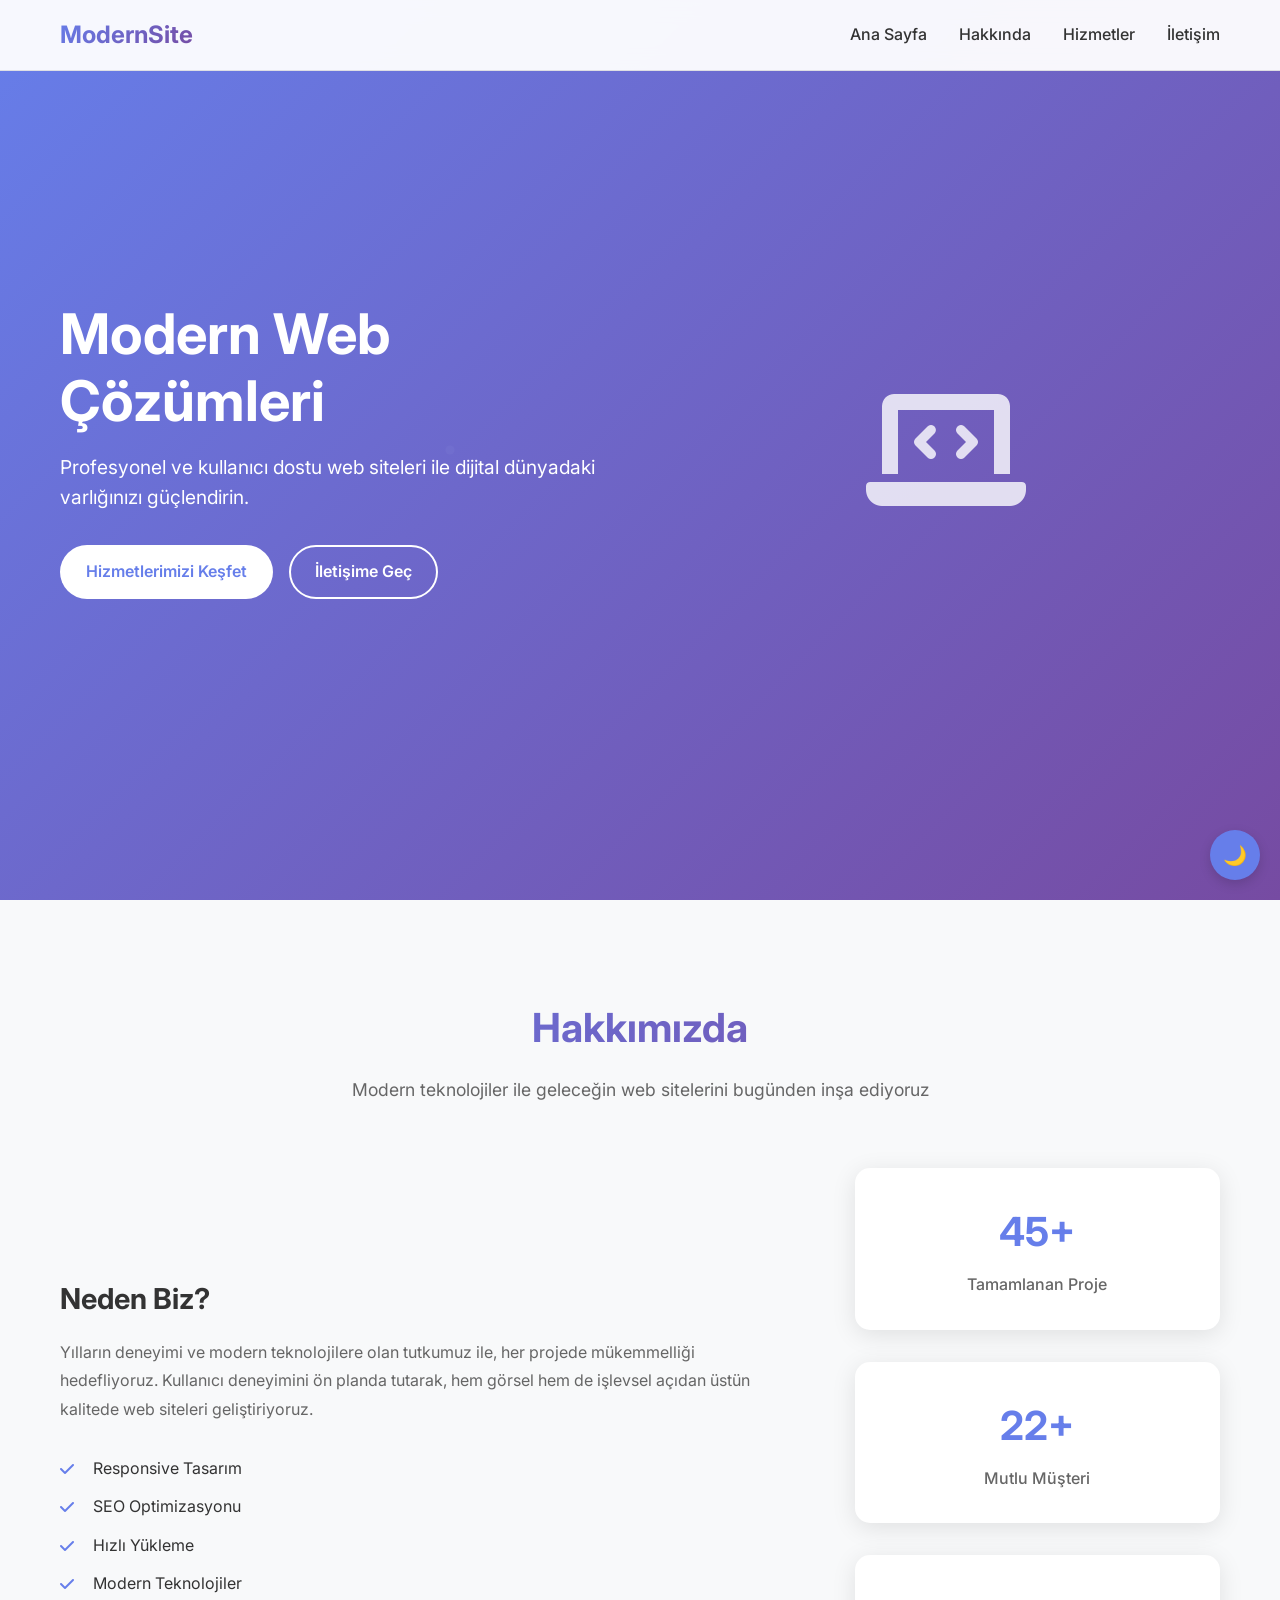
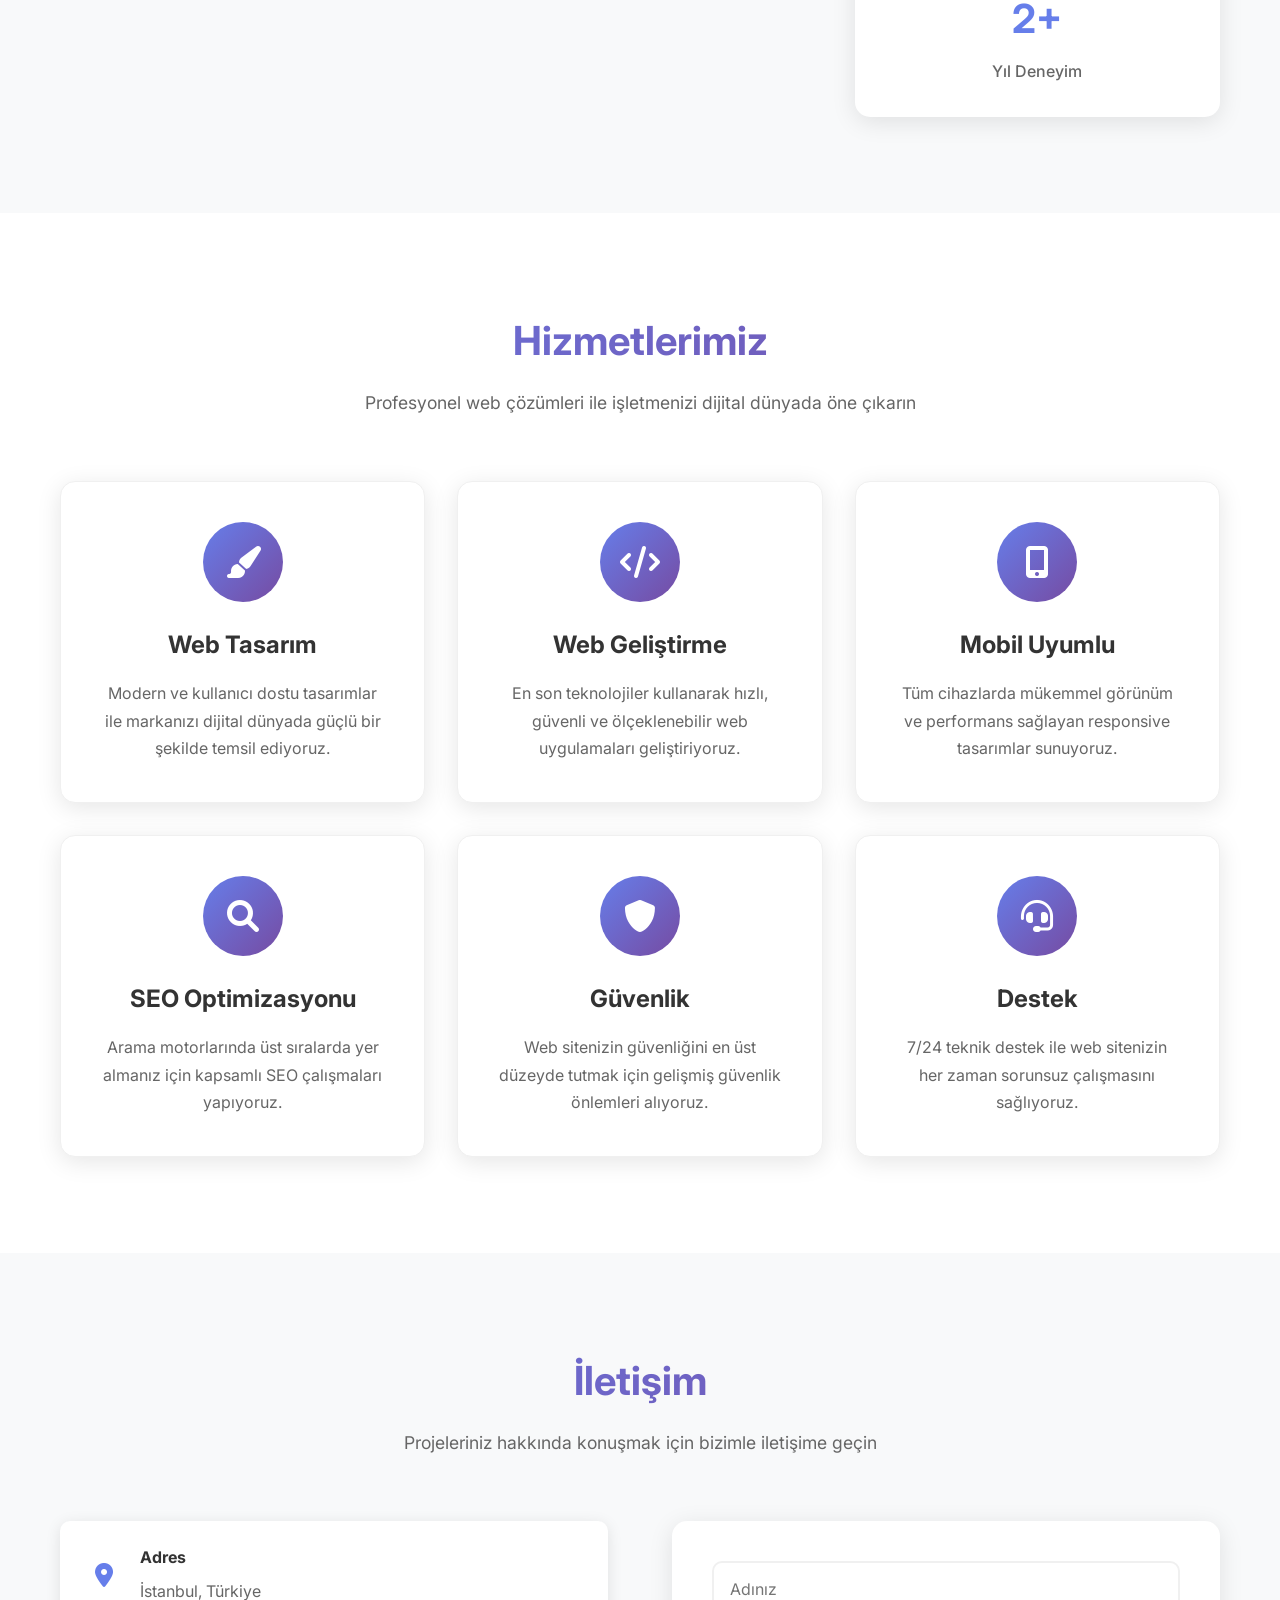
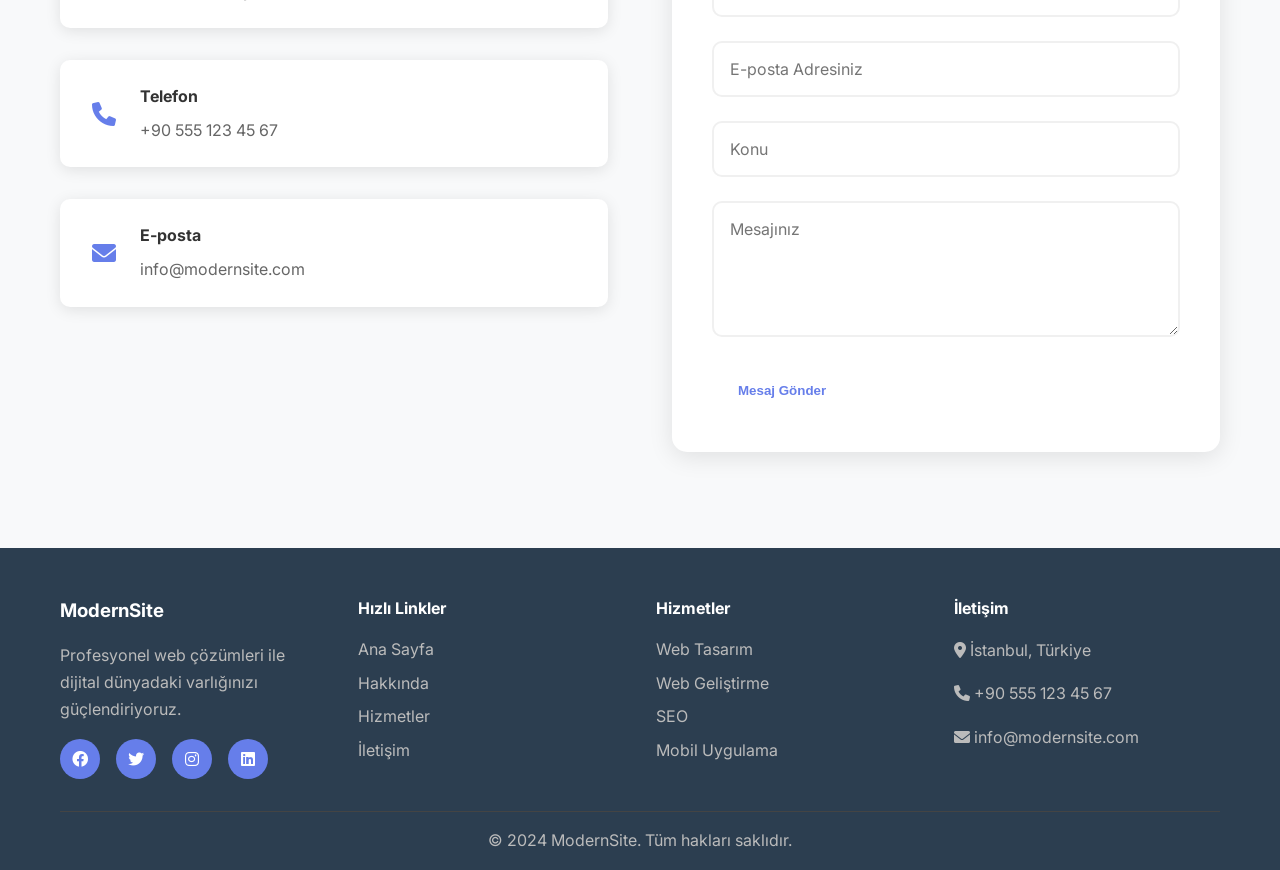
<file: index.html>
<!DOCTYPE html>
<html lang="tr">
<head>
    <meta charset="UTF-8">
    <meta name="viewport" content="width=device-width, initial-scale=1.0">
    <title>Modern Web Sitesi</title>
    <link rel="stylesheet" href="style.css">
    <link href="https://fonts.googleapis.com/css2?family=Inter:wght@300;400;500;600;700&display=swap" rel="stylesheet">
    <link rel="stylesheet" href="https://cdnjs.cloudflare.com/ajax/libs/font-awesome/6.0.0/css/all.min.css">
</head>
<body>
    <!-- Navigation -->
    <nav class="navbar">
        <div class="nav-container">
            <div class="nav-logo">
                <h2>ModernSite</h2>
            </div>
            <ul class="nav-menu">
                <li class="nav-item">
                    <a href="#home" class="nav-link">Ana Sayfa</a>
                </li>
                <li class="nav-item">
                    <a href="#about" class="nav-link">Hakkında</a>
                </li>
                <li class="nav-item">
                    <a href="#services" class="nav-link">Hizmetler</a>
                </li>
                <li class="nav-item">
                    <a href="#contact" class="nav-link">İletişim</a>
                </li>
            </ul>
            <div class="nav-toggle" id="mobile-menu">
                <span class="bar"></span>
                <span class="bar"></span>
                <span class="bar"></span>
            </div>
        </div>
    </nav>

    <!-- Hero Section -->
    <section id="home" class="hero">
        <div class="hero-container">
            <div class="hero-content">
                <h1 class="hero-title">Modern Web Çözümleri</h1>
                <p class="hero-description">
                    Profesyonel ve kullanıcı dostu web siteleri ile dijital dünyadaki varlığınızı güçlendirin.
                </p>
                <div class="hero-buttons">
                    <a href="#services" class="btn btn-primary">Hizmetlerimizi Keşfet</a>
                    <a href="#contact" class="btn btn-secondary">İletişime Geç</a>
                </div>
            </div>
            <div class="hero-image">
                <div class="hero-graphic">
                    <i class="fas fa-laptop-code"></i>
                </div>
            </div>
        </div>
    </section>

    <!-- About Section -->
    <section id="about" class="about">
        <div class="container">
            <div class="section-header">
                <h2>Hakkımızda</h2>
                <p>Modern teknolojiler ile geleceğin web sitelerini bugünden inşa ediyoruz</p>
            </div>
            <div class="about-content">
                <div class="about-text">
                    <h3>Neden Biz?</h3>
                    <p>
                        Yılların deneyimi ve modern teknolojilere olan tutkumuz ile, her projede mükemmelliği hedefliyoruz. 
                        Kullanıcı deneyimini ön planda tutarak, hem görsel hem de işlevsel açıdan üstün kalitede web siteleri geliştiriyoruz.
                    </p>
                    <ul class="features-list">
                        <li><i class="fas fa-check"></i> Responsive Tasarım</li>
                        <li><i class="fas fa-check"></i> SEO Optimizasyonu</li>
                        <li><i class="fas fa-check"></i> Hızlı Yükleme</li>
                        <li><i class="fas fa-check"></i> Modern Teknolojiler</li>
                    </ul>
                </div>
                <div class="about-stats">
                    <div class="stat-item">
                        <h3>100+</h3>
                        <p>Tamamlanan Proje</p>
                    </div>
                    <div class="stat-item">
                        <h3>50+</h3>
                        <p>Mutlu Müşteri</p>
                    </div>
                    <div class="stat-item">
                        <h3>5</h3>
                        <p>Yıl Deneyim</p>
                    </div>
                </div>
            </div>
        </div>
    </section>

    <!-- Services Section -->
    <section id="services" class="services">
        <div class="container">
            <div class="section-header">
                <h2>Hizmetlerimiz</h2>
                <p>Profesyonel web çözümleri ile işletmenizi dijital dünyada öne çıkarın</p>
            </div>
            <div class="services-grid">
                <div class="service-card">
                    <div class="service-icon">
                        <i class="fas fa-paint-brush"></i>
                    </div>
                    <h3>Web Tasarım</h3>
                    <p>Modern ve kullanıcı dostu tasarımlar ile markanızı dijital dünyada güçlü bir şekilde temsil ediyoruz.</p>
                </div>
                <div class="service-card">
                    <div class="service-icon">
                        <i class="fas fa-code"></i>
                    </div>
                    <h3>Web Geliştirme</h3>
                    <p>En son teknolojiler kullanarak hızlı, güvenli ve ölçeklenebilir web uygulamaları geliştiriyoruz.</p>
                </div>
                <div class="service-card">
                    <div class="service-icon">
                        <i class="fas fa-mobile-alt"></i>
                    </div>
                    <h3>Mobil Uyumlu</h3>
                    <p>Tüm cihazlarda mükemmel görünüm ve performans sağlayan responsive tasarımlar sunuyoruz.</p>
                </div>
                <div class="service-card">
                    <div class="service-icon">
                        <i class="fas fa-search"></i>
                    </div>
                    <h3>SEO Optimizasyonu</h3>
                    <p>Arama motorlarında üst sıralarda yer almanız için kapsamlı SEO çalışmaları yapıyoruz.</p>
                </div>
                <div class="service-card">
                    <div class="service-icon">
                        <i class="fas fa-shield-alt"></i>
                    </div>
                    <h3>Güvenlik</h3>
                    <p>Web sitenizin güvenliğini en üst düzeyde tutmak için gelişmiş güvenlik önlemleri alıyoruz.</p>
                </div>
                <div class="service-card">
                    <div class="service-icon">
                        <i class="fas fa-headset"></i>
                    </div>
                    <h3>Destek</h3>
                    <p>7/24 teknik destek ile web sitenizin her zaman sorunsuz çalışmasını sağlıyoruz.</p>
                </div>
            </div>
        </div>
    </section>

    <!-- Contact Section -->
    <section id="contact" class="contact">
        <div class="container">
            <div class="section-header">
                <h2>İletişim</h2>
                <p>Projeleriniz hakkında konuşmak için bizimle iletişime geçin</p>
            </div>
            <div class="contact-content">
                <div class="contact-info">
                    <div class="contact-item">
                        <i class="fas fa-map-marker-alt"></i>
                        <div>
                            <h4>Adres</h4>
                            <p>İstanbul, Türkiye</p>
                        </div>
                    </div>
                    <div class="contact-item">
                        <i class="fas fa-phone"></i>
                        <div>
                            <h4>Telefon</h4>
                            <p>+90 555 123 45 67</p>
                        </div>
                    </div>
                    <div class="contact-item">
                        <i class="fas fa-envelope"></i>
                        <div>
                            <h4>E-posta</h4>
                            <p>info@modernsite.com</p>
                        </div>
                    </div>
                </div>
                <form class="contact-form">
                    <div class="form-group">
                        <input type="text" id="name" name="name" placeholder="Adınız" required>
                    </div>
                    <div class="form-group">
                        <input type="email" id="email" name="email" placeholder="E-posta Adresiniz" required>
                    </div>
                    <div class="form-group">
                        <input type="text" id="subject" name="subject" placeholder="Konu" required>
                    </div>
                    <div class="form-group">
                        <textarea id="message" name="message" rows="5" placeholder="Mesajınız" required></textarea>
                    </div>
                    <button type="submit" class="btn btn-primary">Mesaj Gönder</button>
                </form>
            </div>
        </div>
    </section>

    <!-- Footer -->
    <footer class="footer">
        <div class="container">
            <div class="footer-content">
                <div class="footer-section">
                    <h3>ModernSite</h3>
                    <p>Profesyonel web çözümleri ile dijital dünyadaki varlığınızı güçlendiriyoruz.</p>
                    <div class="social-links">
                        <a href="#"><i class="fab fa-facebook"></i></a>
                        <a href="#"><i class="fab fa-twitter"></i></a>
                        <a href="#"><i class="fab fa-instagram"></i></a>
                        <a href="#"><i class="fab fa-linkedin"></i></a>
                    </div>
                </div>
                <div class="footer-section">
                    <h4>Hızlı Linkler</h4>
                    <ul>
                        <li><a href="#home">Ana Sayfa</a></li>
                        <li><a href="#about">Hakkında</a></li>
                        <li><a href="#services">Hizmetler</a></li>
                        <li><a href="#contact">İletişim</a></li>
                    </ul>
                </div>
                <div class="footer-section">
                    <h4>Hizmetler</h4>
                    <ul>
                        <li><a href="#">Web Tasarım</a></li>
                        <li><a href="#">Web Geliştirme</a></li>
                        <li><a href="#">SEO</a></li>
                        <li><a href="#">Mobil Uygulama</a></li>
                    </ul>
                </div>
                <div class="footer-section">
                    <h4>İletişim</h4>
                    <p><i class="fas fa-map-marker-alt"></i> İstanbul, Türkiye</p>
                    <p><i class="fas fa-phone"></i> +90 555 123 45 67</p>
                    <p><i class="fas fa-envelope"></i> info@modernsite.com</p>
                </div>
            </div>
            <div class="footer-bottom">
                <p>&copy; 2024 ModernSite. Tüm hakları saklıdır.</p>
            </div>
        </div>
    </footer>

    <script src="script.js"></script>
</body>
</html>
</file>
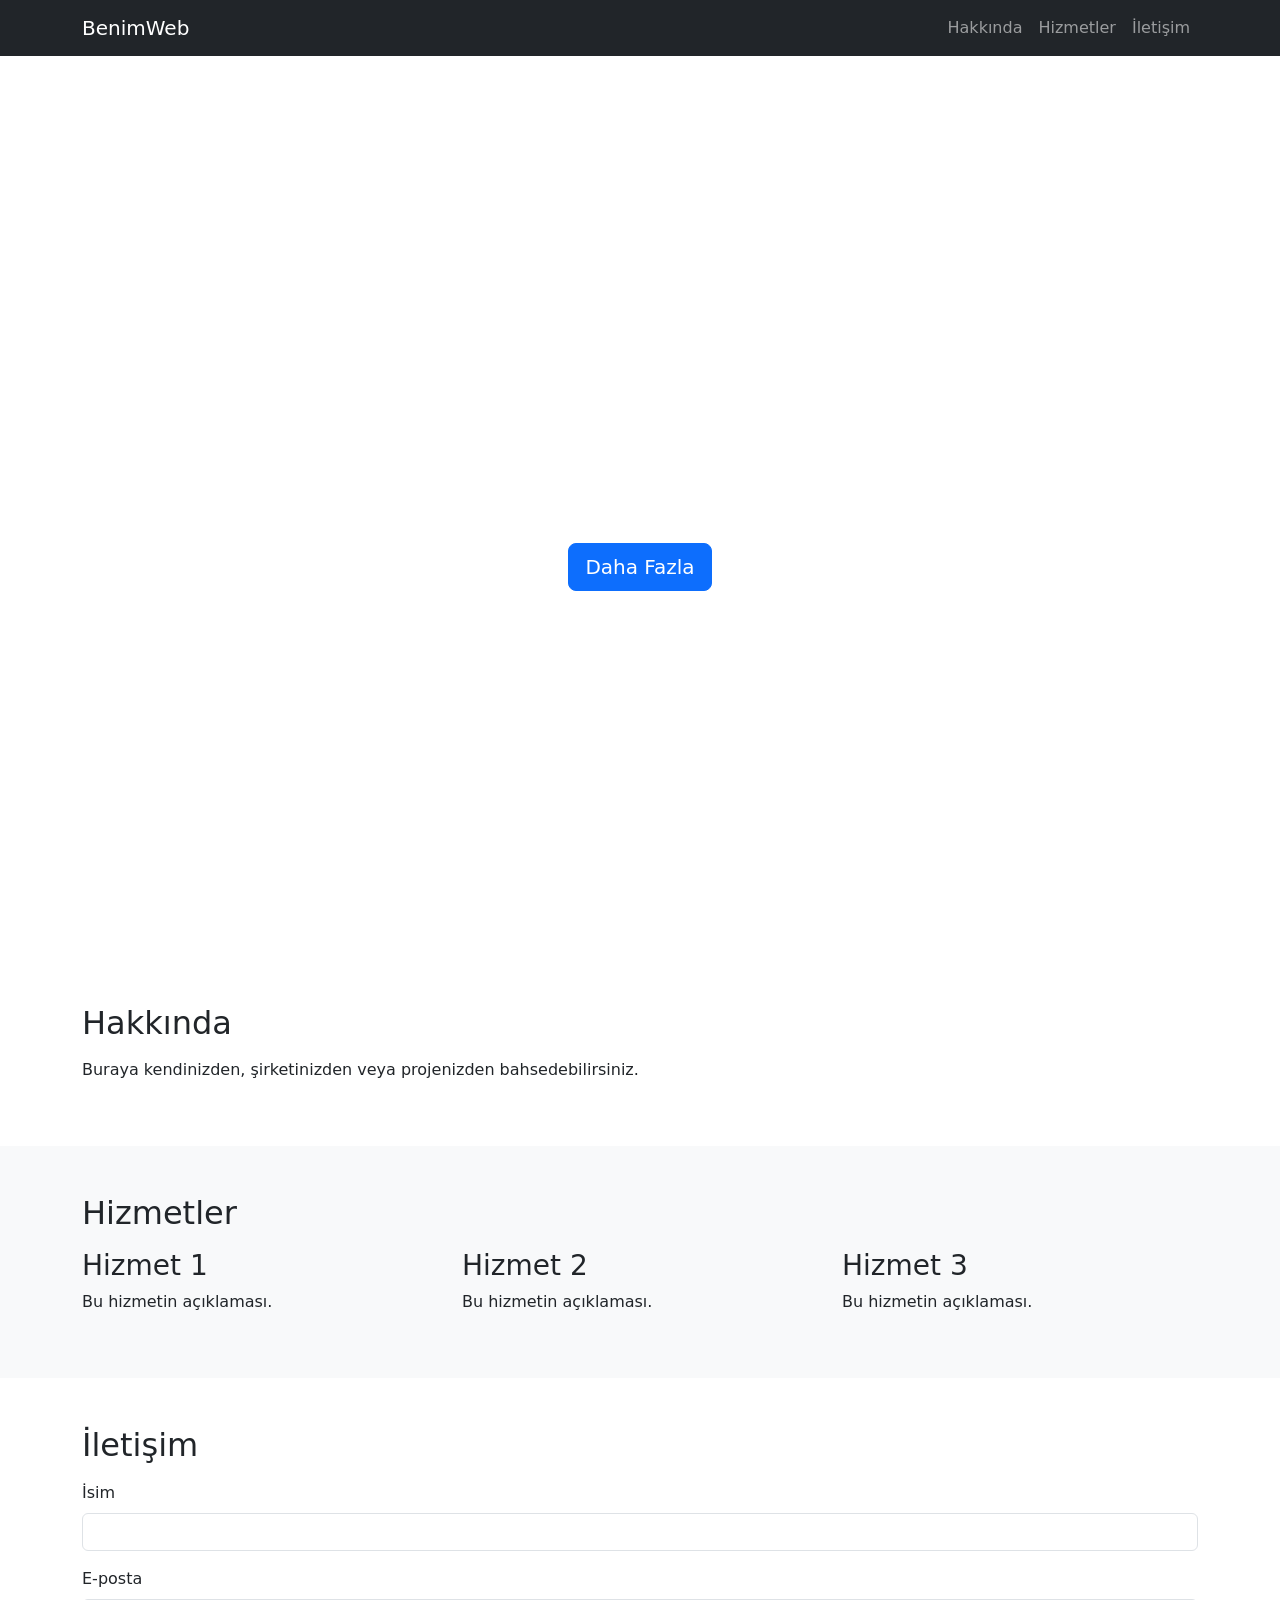
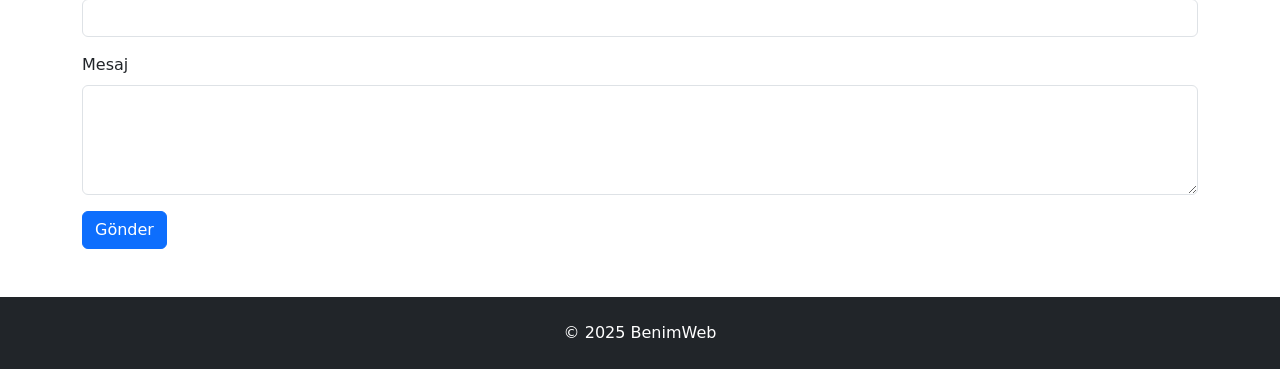
<file: web/index.html>
<!DOCTYPE html>
<html lang="tr">
<head>
  <meta charset="UTF-8">
  <meta name="viewport" content="width=device-width, initial-scale=1.0">
  <title>Benim Web Sayfam</title>
  <link rel="stylesheet" href="style.css">
  <link href="https://cdn.jsdelivr.net/npm/bootstrap@5.3.1/dist/css/bootstrap.min.css" rel="stylesheet">
</head>
<body>
  <nav class="navbar navbar-expand-lg bg-dark navbar-dark">
    <div class="container">
      <a class="navbar-brand" href="#">BenimWeb</a>
      <button class="navbar-toggler" type="button" data-bs-toggle="collapse" data-bs-target="#navbarContent" aria-controls="navbarContent" aria-expanded="false" aria-label="Toggle navigation">
        <span class="navbar-toggler-icon"></span>
      </button>
      <div class="collapse navbar-collapse" id="navbarContent">
        <ul class="navbar-nav ms-auto">
          <li class="nav-item"><a class="nav-link" href="#about">Hakkında</a></li>
          <li class="nav-item"><a class="nav-link" href="#services">Hizmetler</a></li>
          <li class="nav-item"><a class="nav-link" href="#contact">İletişim</a></li>
        </ul>
      </div>
    </div>
  </nav>

  <header class="hero d-flex align-items-center justify-content-center text-center">
    <div class="text-white">
      <h1 class="display-4">Merhaba, dünyaya merhaba!</h1>
      <p class="lead">Bu benim yeni web sayfam.</p>
      <a class="btn btn-primary btn-lg" href="#about">Daha Fazla</a>
    </div>
  </header>

  <section id="about" class="py-5">
    <div class="container">
      <h2>Hakkında</h2>
      <p>Buraya kendinizden, şirketinizden veya projenizden bahsedebilirsiniz.</p>
    </div>
  </section>

  <section id="services" class="bg-light py-5">
    <div class="container">
      <h2>Hizmetler</h2>
      <div class="row">
        <div class="col-md-4">
          <h3>Hizmet 1</h3>
          <p>Bu hizmetin açıklaması.</p>
        </div>
        <div class="col-md-4">
          <h3>Hizmet 2</h3>
          <p>Bu hizmetin açıklaması.</p>
        </div>
        <div class="col-md-4">
          <h3>Hizmet 3</h3>
          <p>Bu hizmetin açıklaması.</p>
        </div>
      </div>
    </div>
  </section>

  <section id="contact" class="py-5">
    <div class="container">
      <h2>İletişim</h2>
      <form id="contactForm">
        <div class="mb-3">
          <label for="name" class="form-label">İsim</label>
          <input type="text" class="form-control" id="name" required>
        </div>
        <div class="mb-3">
          <label for="email" class="form-label">E-posta</label>
          <input type="email" class="form-control" id="email" required>
        </div>
        <div class="mb-3">
          <label for="message" class="form-label">Mesaj</label>
          <textarea class="form-control" id="message" rows="4" required></textarea>
        </div>
        <button type="submit" class="btn btn-primary">Gönder</button>
      </form>
    </div>
  </section>

  <footer class="bg-dark text-white text-center py-4">
    <div class="container">
      &copy; 2025 BenimWeb
    </div>
  </footer>

  <script src="https://cdn.jsdelivr.net/npm/bootstrap@5.3.1/dist/js/bootstrap.bundle.min.js"></script>
  <script src="script.js"></script>
</body>
</html>
</file>
<file: style.css>
/* Reset and Base Styles */
* {
    margin: 0;
    padding: 0;
    box-sizing: border-box;
}

body {
    font-family: 'Inter', sans-serif;
    line-height: 1.6;
    color: #333;
    overflow-x: hidden;
}

.container {
    max-width: 1200px;
    margin: 0 auto;
    padding: 0 20px;
}

/* Navigation */
.navbar {
    position: fixed;
    top: 0;
    width: 100%;
    background: rgba(255, 255, 255, 0.95);
    backdrop-filter: blur(10px);
    border-bottom: 1px solid rgba(0, 0, 0, 0.1);
    z-index: 1000;
    transition: all 0.3s ease;
}

.nav-container {
    max-width: 1200px;
    margin: 0 auto;
    padding: 0 20px;
    display: flex;
    justify-content: space-between;
    align-items: center;
    height: 70px;
}

.nav-logo h2 {
    background: linear-gradient(135deg, #667eea 0%, #764ba2 100%);
    -webkit-background-clip: text;
    -webkit-text-fill-color: transparent;
    background-clip: text;
    font-weight: 700;
}

.nav-menu {
    display: flex;
    list-style: none;
    gap: 2rem;
}

.nav-link {
    text-decoration: none;
    color: #333;
    font-weight: 500;
    transition: all 0.3s ease;
    position: relative;
}

.nav-link::after {
    content: '';
    position: absolute;
    bottom: -5px;
    left: 0;
    width: 0;
    height: 2px;
    background: linear-gradient(135deg, #667eea 0%, #764ba2 100%);
    transition: width 0.3s ease;
}

.nav-link:hover::after {
    width: 100%;
}

.nav-toggle {
    display: none;
    flex-direction: column;
    cursor: pointer;
}

.bar {
    width: 25px;
    height: 3px;
    background: #333;
    margin: 3px 0;
    transition: 0.3s;
}

/* Hero Section */
.hero {
    min-height: 100vh;
    background: linear-gradient(135deg, #667eea 0%, #764ba2 100%);
    display: flex;
    align-items: center;
    color: white;
    position: relative;
    overflow: hidden;
}

.hero::before {
    content: '';
    position: absolute;
    top: 0;
    left: 0;
    right: 0;
    bottom: 0;
    background: url('data:image/svg+xml,<svg xmlns="http://www.w3.org/2000/svg" viewBox="0 0 100 100"><defs><pattern id="grain" width="100" height="100" patternUnits="userSpaceOnUse"><circle cx="50" cy="50" r="0.5" fill="white" fill-opacity="0.1"/></pattern></defs><rect width="100" height="100" fill="url(%23grain)"/></svg>');
    opacity: 0.3;
}

.hero-container {
    max-width: 1200px;
    margin: 0 auto;
    padding: 0 20px;
    display: grid;
    grid-template-columns: 1fr 1fr;
    gap: 4rem;
    align-items: center;
    position: relative;
    z-index: 2;
}

.hero-title {
    font-size: 3.5rem;
    font-weight: 700;
    margin-bottom: 1rem;
    line-height: 1.2;
    animation: fadeInUp 1s ease;
}

.hero-description {
    font-size: 1.2rem;
    margin-bottom: 2rem;
    opacity: 0.9;
    animation: fadeInUp 1s ease 0.2s both;
}

.hero-buttons {
    display: flex;
    gap: 1rem;
    animation: fadeInUp 1s ease 0.4s both;
}

.btn {
    padding: 12px 24px;
    border-radius: 50px;
    text-decoration: none;
    font-weight: 600;
    transition: all 0.3s ease;
    display: inline-block;
    border: 2px solid transparent;
}

.btn-primary {
    background: white;
    color: #667eea;
}

.btn-primary:hover {
    transform: translateY(-2px);
    box-shadow: 0 10px 25px rgba(0, 0, 0, 0.2);
}

.btn-secondary {
    background: transparent;
    color: white;
    border: 2px solid white;
}

.btn-secondary:hover {
    background: white;
    color: #667eea;
    transform: translateY(-2px);
}

.hero-graphic {
    text-align: center;
    animation: float 3s ease-in-out infinite;
}

.hero-graphic i {
    font-size: 8rem;
    opacity: 0.8;
}

/* Section Headers */
.section-header {
    text-align: center;
    margin-bottom: 4rem;
}

.section-header h2 {
    font-size: 2.5rem;
    font-weight: 700;
    margin-bottom: 1rem;
    background: linear-gradient(135deg, #667eea 0%, #764ba2 100%);
    -webkit-background-clip: text;
    -webkit-text-fill-color: transparent;
    background-clip: text;
}

.section-header p {
    font-size: 1.1rem;
    color: #666;
    max-width: 600px;
    margin: 0 auto;
}

/* About Section */
.about {
    padding: 6rem 0;
    background: #f8f9fa;
}

.about-content {
    display: grid;
    grid-template-columns: 2fr 1fr;
    gap: 4rem;
    align-items: center;
}

.about-text h3 {
    font-size: 1.8rem;
    margin-bottom: 1rem;
    color: #333;
}

.about-text p {
    margin-bottom: 2rem;
    color: #666;
    line-height: 1.8;
}

.features-list {
    list-style: none;
}

.features-list li {
    margin-bottom: 0.8rem;
    display: flex;
    align-items: center;
    gap: 0.8rem;
}

.features-list i {
    color: #667eea;
    width: 20px;
}

.about-stats {
    display: grid;
    gap: 2rem;
}

.stat-item {
    text-align: center;
    padding: 2rem;
    background: white;
    border-radius: 15px;
    box-shadow: 0 5px 25px rgba(0, 0, 0, 0.1);
    transition: transform 0.3s ease;
}

.stat-item:hover {
    transform: translateY(-5px);
}

.stat-item h3 {
    font-size: 2.5rem;
    font-weight: 700;
    color: #667eea;
    margin-bottom: 0.5rem;
}

.stat-item p {
    color: #666;
    font-weight: 500;
}

/* Services Section */
.services {
    padding: 6rem 0;
}

.services-grid {
    display: grid;
    grid-template-columns: repeat(auto-fit, minmax(300px, 1fr));
    gap: 2rem;
}

.service-card {
    background: white;
    padding: 2.5rem;
    border-radius: 15px;
    box-shadow: 0 5px 25px rgba(0, 0, 0, 0.1);
    text-align: center;
    transition: all 0.3s ease;
    border: 1px solid #f0f0f0;
}

.service-card:hover {
    transform: translateY(-10px);
    box-shadow: 0 15px 35px rgba(0, 0, 0, 0.15);
}

.service-icon {
    width: 80px;
    height: 80px;
    margin: 0 auto 1.5rem;
    background: linear-gradient(135deg, #667eea 0%, #764ba2 100%);
    border-radius: 50%;
    display: flex;
    align-items: center;
    justify-content: center;
}

.service-icon i {
    font-size: 2rem;
    color: white;
}

.service-card h3 {
    font-size: 1.5rem;
    margin-bottom: 1rem;
    color: #333;
}

.service-card p {
    color: #666;
    line-height: 1.7;
}

/* Contact Section */
.contact {
    padding: 6rem 0;
    background: #f8f9fa;
}

.contact-content {
    display: grid;
    grid-template-columns: 1fr 1fr;
    gap: 4rem;
}

.contact-info {
    display: flex;
    flex-direction: column;
    gap: 2rem;
}

.contact-item {
    display: flex;
    align-items: center;
    gap: 1rem;
    padding: 1.5rem;
    background: white;
    border-radius: 10px;
    box-shadow: 0 3px 15px rgba(0, 0, 0, 0.1);
}

.contact-item i {
    font-size: 1.5rem;
    color: #667eea;
    width: 40px;
    text-align: center;
}

.contact-item h4 {
    margin-bottom: 0.5rem;
    color: #333;
}

.contact-item p {
    color: #666;
}

.contact-form {
    background: white;
    padding: 2.5rem;
    border-radius: 15px;
    box-shadow: 0 5px 25px rgba(0, 0, 0, 0.1);
}

.form-group {
    margin-bottom: 1.5rem;
}

.form-group input,
.form-group textarea {
    width: 100%;
    padding: 1rem;
    border: 2px solid #f0f0f0;
    border-radius: 10px;
    font-size: 1rem;
    transition: border-color 0.3s ease;
    font-family: inherit;
}

.form-group input:focus,
.form-group textarea:focus {
    outline: none;
    border-color: #667eea;
}

.form-group textarea {
    resize: vertical;
}

/* Footer */
.footer {
    background: #2c3e50;
    color: white;
    padding: 3rem 0 1rem;
}

.footer-content {
    display: grid;
    grid-template-columns: repeat(auto-fit, minmax(250px, 1fr));
    gap: 2rem;
    margin-bottom: 2rem;
}

.footer-section h3,
.footer-section h4 {
    margin-bottom: 1rem;
    color: white;
}

.footer-section p {
    color: #bbb;
    line-height: 1.7;
    margin-bottom: 1rem;
}

.footer-section ul {
    list-style: none;
}

.footer-section ul li {
    margin-bottom: 0.5rem;
}

.footer-section ul li a {
    color: #bbb;
    text-decoration: none;
    transition: color 0.3s ease;
}

.footer-section ul li a:hover {
    color: white;
}

.social-links {
    display: flex;
    gap: 1rem;
    margin-top: 1rem;
}

.social-links a {
    width: 40px;
    height: 40px;
    background: #667eea;
    border-radius: 50%;
    display: flex;
    align-items: center;
    justify-content: center;
    color: white;
    text-decoration: none;
    transition: transform 0.3s ease;
}

.social-links a:hover {
    transform: translateY(-3px);
}

.footer-bottom {
    border-top: 1px solid #444;
    padding-top: 1rem;
    text-align: center;
    color: #bbb;
}

/* Animations */
@keyframes fadeInUp {
    from {
        opacity: 0;
        transform: translateY(30px);
    }
    to {
        opacity: 1;
        transform: translateY(0);
    }
}

@keyframes float {
    0%, 100% {
        transform: translateY(0px);
    }
    50% {
        transform: translateY(-20px);
    }
}

/* Responsive Design */
@media (max-width: 768px) {
    .nav-menu {
        position: fixed;
        left: -100%;
        top: 70px;
        flex-direction: column;
        background-color: rgba(255, 255, 255, 0.95);
        backdrop-filter: blur(10px);
        width: 100%;
        text-align: center;
        transition: 0.3s;
        box-shadow: 0 10px 27px rgba(0, 0, 0, 0.05);
        padding: 2rem 0;
    }

    .nav-menu.active {
        left: 0;
    }

    .nav-toggle {
        display: flex;
    }

    .nav-toggle.active .bar:nth-child(2) {
        opacity: 0;
    }

    .nav-toggle.active .bar:nth-child(1) {
        transform: translateY(8px) rotate(45deg);
    }

    .nav-toggle.active .bar:nth-child(3) {
        transform: translateY(-8px) rotate(-45deg);
    }

    .hero-container {
        grid-template-columns: 1fr;
        text-align: center;
        gap: 2rem;
    }

    .hero-title {
        font-size: 2.5rem;
    }

    .hero-buttons {
        justify-content: center;
        flex-wrap: wrap;
    }

    .about-content {
        grid-template-columns: 1fr;
        gap: 2rem;
    }

    .contact-content {
        grid-template-columns: 1fr;
        gap: 2rem;
    }

    .services-grid {
        grid-template-columns: 1fr;
    }

    .footer-content {
        grid-template-columns: 1fr;
        text-align: center;
    }

    .social-links {
        justify-content: center;
    }

    .section-header h2 {
        font-size: 2rem;
    }
}

@media (max-width: 480px) {
    .hero-title {
        font-size: 2rem;
    }

    .btn {
        padding: 10px 20px;
        font-size: 0.9rem;
    }

    .service-card,
    .contact-form {
        padding: 1.5rem;
    }

    .stat-item {
        padding: 1.5rem;
    }
}

/* Smooth scrolling */
html {
    scroll-behavior: smooth;
}

/* Custom scrollbar */
::-webkit-scrollbar {
    width: 8px;
}

::-webkit-scrollbar-track {
    background: #f1f1f1;
}

::-webkit-scrollbar-thumb {
    background: linear-gradient(135deg, #667eea 0%, #764ba2 100%);
    border-radius: 4px;
}

::-webkit-scrollbar-thumb:hover {
    background: linear-gradient(135deg, #5a6fd8 0%, #6a4190 100%);
}
</file>
<file: web/style.css>
body {
  font-family: "Segoe UI", Tahoma, Geneva, Verdana, sans-serif;
}

.hero {
  background: url('https://picsum.photos/1920/1080?grayscale') center/cover no-repeat;
  height: 100vh;
}

section h2 {
  margin-bottom: 1rem;
}
</file>
